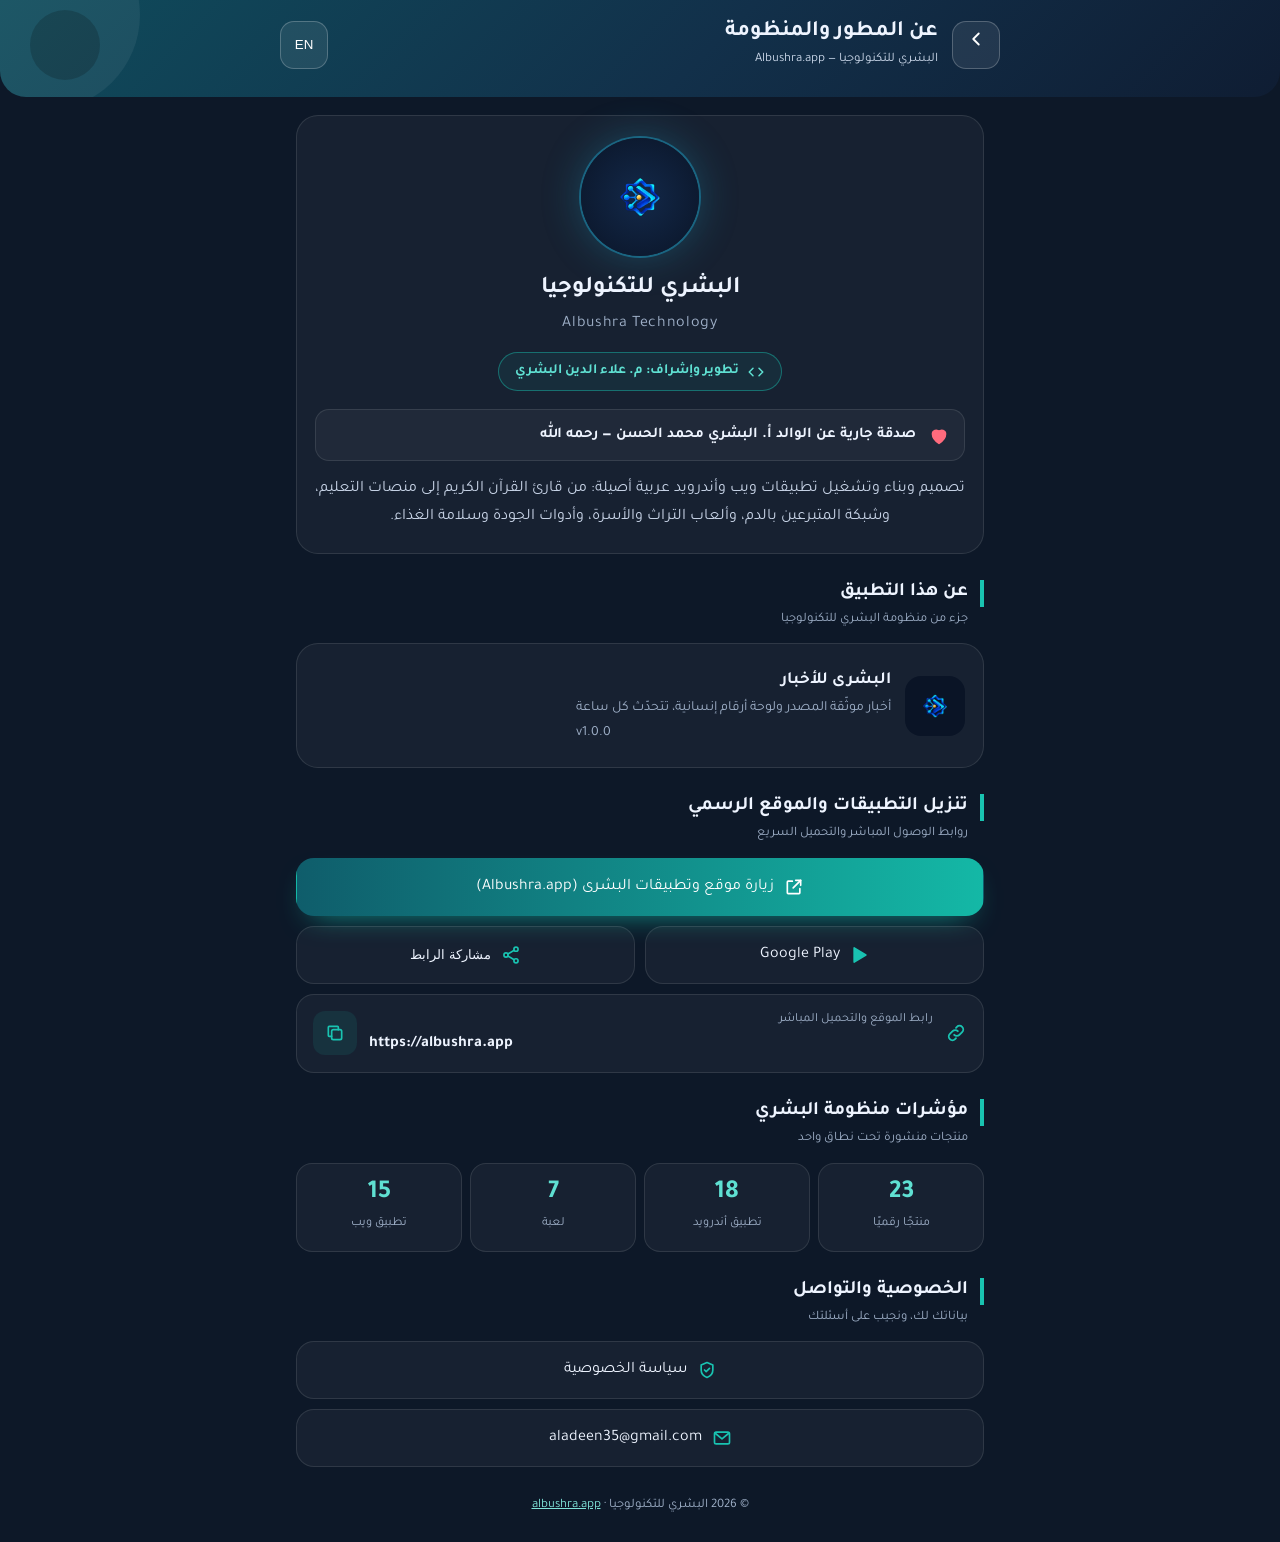
<file: about.html>
<!doctype html>
<html lang="ar" dir="rtl" data-lang="ar">
<head>
<meta charset="utf-8">
<meta name="viewport" content="width=device-width, initial-scale=1, viewport-fit=cover">
<meta name="theme-color" content="#0d1828">
<title>عن المطور والمنظومة — البشرى للأخبار</title>
<link rel="canonical" href="https://albushra.app/apps/news/about/">
<link rel="icon" href="[data-uri]">
<link rel="preconnect" href="https://fonts.googleapis.com"><link rel="preconnect" href="https://fonts.gstatic.com" crossorigin>
<link href="https://fonts.googleapis.com/css2?family=Tajawal:wght@400;500;700;800&display=swap" rel="stylesheet">
<style>
:root{--bg:#0d1828;--bg2:#13233a;--card:rgba(255,255,255,.045);--line:rgba(255,255,255,.1);--text:#eef4ff;--muted:#9fb0c8;--teal:#19c3b1;--teal2:#0e8f8a;--gold:#f6b73c;--rose:#ff6b7d;color-scheme:dark}
*{box-sizing:border-box}html{-webkit-text-size-adjust:100%}
body{margin:0;background:var(--bg);color:var(--text);font:400 16px/1.75 "Tajawal","IBM Plex Sans Arabic","Segoe UI",Tahoma,system-ui,sans-serif;padding-bottom:calc(24px + env(safe-area-inset-bottom))}
html[data-lang=ar] .en,html[data-lang=en] .ar{display:none!important}
a{color:inherit}
.top{position:relative;overflow:hidden;padding:calc(18px + env(safe-area-inset-top)) 18px 26px;background:linear-gradient(135deg,#0f4c5c,#12304a 55%,#0f1d33);border-radius:0 0 26px 26px}
.top::before,.top::after{content:"";position:absolute;border-radius:50%;background:rgba(255,255,255,.06)}
.top::before{width:190px;height:190px;inset-inline-end:-50px;top:-80px}.top::after{width:70px;height:70px;inset-inline-end:30px;top:10px;background:rgba(0,0,0,.18)}
.bar{position:relative;z-index:1;display:flex;align-items:center;gap:14px;max-width:720px;margin:0 auto}
.icon-btn{flex:none;display:grid;place-items:center;width:48px;height:48px;border-radius:14px;border:1px solid rgba(255,255,255,.22);background:rgba(255,255,255,.08);color:#fff;text-decoration:none;cursor:pointer;font:700 14px inherit}
html[dir=rtl] .flip{transform:scaleX(-1)}
.bar h1{margin:0;font-size:22px;line-height:1.3}.bar p{margin:2px 0 0;color:#c9d6e8;font-size:13px}
.bar .grow{flex:1;min-width:0}
main{max-width:720px;margin:0 auto;padding:0 16px}
.card{margin-top:18px;padding:22px 18px;border-radius:22px;background:var(--card);border:1px solid var(--line)}
.hero{text-align:center}
.mark{width:118px;height:118px;border-radius:50%;margin:0 auto 12px;display:grid;place-items:center;background:radial-gradient(circle,#13294a,#0a1426);box-shadow:0 0 0 2px rgba(34,199,242,.35),0 0 40px rgba(34,199,242,.25)}
.mark img{width:100px;height:100px}
.hero h2{margin:0;font-size:24px}.hero .sub{margin:0;color:var(--muted);letter-spacing:.04em}
.chip{display:inline-flex;align-items:center;gap:8px;margin:14px 0 4px;padding:6px 16px;border-radius:999px;border:1px solid rgba(25,195,177,.45);background:rgba(25,195,177,.08);color:#5fe0d2;font-weight:700;font-size:14px}
.ded{display:flex;align-items:center;gap:12px;margin:14px 0;padding:12px 14px;border-radius:14px;background:rgba(255,255,255,.04);border:1px solid var(--line);text-align:start;font-weight:700;font-size:15px}
.ded svg{color:var(--rose);flex:none}
.hero .desc{color:#c7d3e6;margin:6px 0 0}
.sec{margin-top:26px}
.sec h3{margin:0;font-size:19px;padding-inline-start:12px;border-inline-start:4px solid var(--teal);line-height:1.4}
.sec .hint{margin:2px 0 12px;color:var(--muted);font-size:13px;padding-inline-start:16px}
.btn{display:flex;align-items:center;justify-content:center;gap:10px;min-height:58px;padding:10px 16px;border-radius:18px;border:1px solid var(--line);background:var(--card);color:var(--text);font:700 16px inherit;text-decoration:none;cursor:pointer;width:100%}
.btn.primary{background:linear-gradient(90deg,#0f5d6b,#14b8a6);border-color:transparent;color:#fff;box-shadow:0 12px 30px -16px rgba(20,184,166,.9)}
.btn svg{color:var(--teal)}.btn.primary svg{color:#fff}
.grid2{display:grid;grid-template-columns:1fr 1fr;gap:10px;margin-top:10px}
.linkbox{display:flex;align-items:center;gap:12px;margin-top:10px;padding:14px 16px;border-radius:18px;background:var(--card);border:1px solid var(--line)}
.linkbox .grow{flex:1;min-width:0}.linkbox small{display:block;color:var(--muted);font-size:12.5px}
.linkbox b{direction:ltr;unicode-bidi:isolate;display:block;overflow:hidden;text-overflow:ellipsis;white-space:nowrap}
.linkbox svg{color:var(--teal);flex:none}
.copy{flex:none;width:44px;height:44px;border:0;border-radius:12px;background:rgba(25,195,177,.1);color:var(--teal);display:grid;place-items:center;cursor:pointer}
.stats{display:grid;grid-template-columns:repeat(4,1fr);gap:8px}
.stat{padding:14px 6px;text-align:center;border-radius:16px;background:var(--card);border:1px solid var(--line)}
.stat b{display:block;font-size:26px;line-height:1.2;color:#5fe0d2}.stat span{font-size:12.5px;color:var(--muted)}
.app{display:flex;gap:14px;align-items:center}
.app img{width:60px;height:60px;border-radius:16px;background:#0a1426;object-fit:contain}
.app h4{margin:0;font-size:17px}.app p{margin:0;color:var(--muted);font-size:14px}
.list{margin:8px 0 0;padding:0;list-style:none;display:grid;gap:8px}
.list li{display:flex;gap:10px;align-items:flex-start;padding:10px 12px;border-radius:14px;background:rgba(255,255,255,.03);border:1px solid var(--line)}
.list li svg{color:var(--teal);flex:none;margin-top:4px}
.prose p{margin:0 0 10px;color:#d4deec}
.prose h4{margin:18px 0 6px;font-size:16px;color:#fff}
.note{margin-top:12px;padding:12px 14px;border-radius:14px;border:1px dashed rgba(246,183,60,.45);color:#f3d79b;font-size:14px}
footer{max-width:720px;margin:28px auto 0;padding:0 16px;color:var(--muted);font-size:13px;text-align:center}
footer a{color:#7fe3d8}
.toast{position:fixed;left:50%;bottom:calc(24px + env(safe-area-inset-bottom));transform:translateX(-50%);padding:10px 18px;border-radius:999px;background:#0f5d6b;color:#fff;font-weight:700;opacity:0;transition:opacity .2s;pointer-events:none}
.toast.on{opacity:1}
@media (max-width:420px){.stats{grid-template-columns:repeat(2,1fr)}}
@media (prefers-reduced-motion:reduce){*{transition:none!important}}
:focus-visible{outline:3px solid #5fe0d2;outline-offset:2px}</style>
<script>(function(){var d=document.documentElement;try{var l=new URLSearchParams(location.search).get('lang')||localStorage.getItem('ab-lang');if(l==='en'){d.setAttribute('data-lang','en');d.lang='en';d.dir='ltr';}}catch(e){}
function setL(l){d.setAttribute('data-lang',l);d.lang=l;d.dir=l==='en'?'ltr':'rtl';try{localStorage.setItem('ab-lang',l)}catch(e){}}
document.addEventListener('click',function(e){var t=e.target.closest('[data-act]');if(!t)return;var a=t.getAttribute('data-act');
if(a==='lang'){setL(d.getAttribute('data-lang')==='en'?'ar':'en');}
if(a==='back'){e.preventDefault();var h=t.getAttribute('data-home');if(history.length>1&&document.referrer&&new URL(document.referrer).host===location.host)history.back();else location.href=h;}
if(a==='share'){var u=t.getAttribute('data-url');if(navigator.share)navigator.share({title:document.title,url:u}).catch(function(){});else copy(u);}
if(a==='copy'){copy(t.getAttribute('data-url'));}});
function copy(u){(navigator.clipboard?navigator.clipboard.writeText(u):Promise.reject()).then(toast,function(){var i=document.createElement('input');i.value=u;document.body.appendChild(i);i.select();try{document.execCommand('copy')}catch(e){}i.remove();toast();});}
function toast(){var t=document.querySelector('.toast');t.classList.add('on');setTimeout(function(){t.classList.remove('on')},1600);}})();</script>
</head>
<body>
<header class="top"><div class="bar">
  <a class="icon-btn" href="./" data-act="back" data-home="./" aria-label="رجوع / Back"><span class="flip"><svg width="22" height="22" viewBox="0 0 24 24" fill="none" stroke="currentColor" stroke-width="2" stroke-linecap="round" stroke-linejoin="round" aria-hidden="true"><path d="M9 6l6 6-6 6"/></svg></span></a>
  <div class="grow"><h1><span lang="ar" class="ar">عن المطور والمنظومة</span><span lang="en" class="en">About the developer</span></h1><p><span lang="ar" class="ar">البشري للتكنولوجيا — Albushra.app</span><span lang="en" class="en">Albushra Technology — Albushra.app</span></p></div>
  <button class="icon-btn" type="button" data-act="lang" aria-label="Language / اللغة"><span lang="ar" class="ar">EN</span><span lang="en" class="en">ع</span></button>
</div></header>
<main>

<section class="card hero">
  <div class="mark"><img src="[data-uri]" width="100" height="100" alt=""></div>
  <h2><span lang="ar" class="ar">البشري للتكنولوجيا</span><span lang="en" class="en">Albushra Technology</span></h2>
  <p class="sub">Albushra Technology</p>
  <div class="chip"><svg width="18" height="18" viewBox="0 0 24 24" fill="none" stroke="currentColor" stroke-width="2" stroke-linecap="round" stroke-linejoin="round" aria-hidden="true"><path d="M8 7l-5 5 5 5"/><path d="M16 7l5 5-5 5"/></svg><span lang="ar" class="ar">تطوير وإشراف: م. علاء الدين البشري</span><span lang="en" class="en">Developed and supervised by Eng. Alaeldeen Albushra</span></div>
  <div class="ded"><svg width="22" height="22" viewBox="0 0 24 24" fill="none" stroke="currentColor" stroke-width="2" stroke-linecap="round" stroke-linejoin="round" aria-hidden="true"><path d="M12 21s-7-4.4-7-10a4 4 0 0 1 7-2.6A4 4 0 0 1 19 11c0 5.6-7 10-7 10z" fill="currentColor"/></svg><span lang="ar" class="ar">صدقة جارية عن الوالد أ. البشري محمد الحسن — رحمه الله</span><span lang="en" class="en">An ongoing charity in memory of the late Mr. Albushra Mohamed Elhassan</span></div>
  <p class="desc"><span lang="ar" class="ar">تصميم وبناء وتشغيل تطبيقات ويب وأندرويد عربية أصيلة: من قارئ القرآن الكريم إلى منصات التعليم، وشبكة المتبرعين بالدم، وألعاب التراث والأسرة، وأدوات الجودة وسلامة الغذاء.</span><span lang="en" class="en">Designing, building and running authentic Arabic web and Android apps: from a Quran reader to learning platforms, a blood-donor network, heritage and family games, and food-safety tools.</span></p>
</section>

<section class="sec">
  <h3><span lang="ar" class="ar">عن هذا التطبيق</span><span lang="en" class="en">About this app</span></h3>
  <p class="hint"><span lang="ar" class="ar">جزء من منظومة البشري للتكنولوجيا</span><span lang="en" class="en">Part of the Albushra Technology ecosystem</span></p>
  <div class="card app" style="margin-top:0">
    <img src="https://albushra.app/icons/albushra-news.webp" width="60" height="60" alt="" onerror="this.src='[data-uri]'">
    <div><h4><span lang="ar" class="ar">البشرى للأخبار</span><span lang="en" class="en">Al-Bushra News</span></h4><p><span lang="ar" class="ar">أخبار موثّقة المصدر ولوحة أرقام إنسانية، تتحدّث كل ساعة</span><span lang="en" class="en">Sourced news and humanitarian figures, updated hourly</span></p><p dir="ltr" style="text-align:start">v1.0.0</p></div>
  </div>
</section>

<section class="sec">
  <h3><span lang="ar" class="ar">تنزيل التطبيقات والموقع الرسمي</span><span lang="en" class="en">Apps and the official website</span></h3>
  <p class="hint"><span lang="ar" class="ar">روابط الوصول المباشر والتحميل السريع</span><span lang="en" class="en">Direct access and quick downloads</span></p>
  <a class="btn primary" href="https://albushra.app/"><svg width="20" height="20" viewBox="0 0 24 24" fill="none" stroke="currentColor" stroke-width="2" stroke-linecap="round" stroke-linejoin="round" aria-hidden="true"><path d="M14 4h6v6"/><path d="M20 4l-9 9"/><path d="M19 14v5a1 1 0 0 1-1 1H5a1 1 0 0 1-1-1V6a1 1 0 0 1 1-1h5"/></svg><span lang="ar" class="ar">زيارة موقع وتطبيقات البشرى (Albushra.app)</span><span lang="en" class="en">Visit Albushra apps (Albushra.app)</span></a>
  <div class="grid2">
    <a class="btn" href="https://play.google.com/store/apps/details?id=sa.mushaf.albushra" rel="noopener"><svg width="20" height="20" viewBox="0 0 24 24" fill="none" stroke="currentColor" stroke-width="2" stroke-linecap="round" stroke-linejoin="round" aria-hidden="true"><path d="M5 3.5l14 8.5-14 8.5z" fill="currentColor"/></svg>Google Play</a>
    <button class="btn" type="button" data-act="share" data-url="https://albushra.app/"><svg width="20" height="20" viewBox="0 0 24 24" fill="none" stroke="currentColor" stroke-width="2" stroke-linecap="round" stroke-linejoin="round" aria-hidden="true"><circle cx="18" cy="5" r="2.5"/><circle cx="6" cy="12" r="2.5"/><circle cx="18" cy="19" r="2.5"/><path d="M8.2 10.8l7.6-4.4M8.2 13.2l7.6 4.4"/></svg><span lang="ar" class="ar">مشاركة الرابط</span><span lang="en" class="en">Share link</span></button>
  </div>
  <div class="linkbox"><svg width="22" height="22" viewBox="0 0 24 24" fill="none" stroke="currentColor" stroke-width="2" stroke-linecap="round" stroke-linejoin="round" aria-hidden="true"><path d="M10 14a4 4 0 0 0 5.7 0l3-3a4 4 0 0 0-5.7-5.7l-1 1"/><path d="M14 10a4 4 0 0 0-5.7 0l-3 3a4 4 0 0 0 5.7 5.7l1-1"/></svg><div class="grow"><small><span lang="ar" class="ar">رابط الموقع والتحميل المباشر</span><span lang="en" class="en">Website and direct downloads</span></small><b>https://albushra.app</b></div><button class="copy" type="button" data-act="copy" data-url="https://albushra.app/" aria-label="نسخ / Copy"><svg width="20" height="20" viewBox="0 0 24 24" fill="none" stroke="currentColor" stroke-width="2" stroke-linecap="round" stroke-linejoin="round" aria-hidden="true"><rect x="8" y="8" width="12" height="12" rx="2"/><path d="M16 8V5a1 1 0 0 0-1-1H5a1 1 0 0 0-1 1v10a1 1 0 0 0 1 1h3"/></svg></button></div>
</section>

<section class="sec">
  <h3><span lang="ar" class="ar">مؤشرات منظومة البشري</span><span lang="en" class="en">The Albushra ecosystem in numbers</span></h3>
  <p class="hint"><span lang="ar" class="ar">منتجات منشورة تحت نطاق واحد</span><span lang="en" class="en">Products published under one domain</span></p>
  <div class="stats"><div class="stat"><b>23</b><span lang="ar" class="ar">منتجًا رقميًا</span><span lang="en" class="en">products</span></div><div class="stat"><b>18</b><span lang="ar" class="ar">تطبيق أندرويد</span><span lang="en" class="en">Android apps</span></div><div class="stat"><b>7</b><span lang="ar" class="ar">لعبة</span><span lang="en" class="en">games</span></div><div class="stat"><b>15</b><span lang="ar" class="ar">تطبيق ويب</span><span lang="en" class="en">web apps</span></div></div>
</section>

<section class="sec">
  <h3><span lang="ar" class="ar">الخصوصية والتواصل</span><span lang="en" class="en">Privacy and contact</span></h3>
  <p class="hint"><span lang="ar" class="ar">بياناتك لك، ونجيب على أسئلتك</span><span lang="en" class="en">Your data is yours, and we answer your questions</span></p>
  <a class="btn" href="privacy.html"><svg width="20" height="20" viewBox="0 0 24 24" fill="none" stroke="currentColor" stroke-width="2" stroke-linecap="round" stroke-linejoin="round" aria-hidden="true"><path d="M12 3l7 3v6c0 4.5-3 7.5-7 9-4-1.5-7-4.5-7-9V6z"/><path d="M9 12l2 2 4-4"/></svg><span lang="ar" class="ar">سياسة الخصوصية</span><span lang="en" class="en">Privacy policy</span></a>
  <a class="btn" style="margin-top:10px" href="mailto:aladeen35@gmail.com"><svg width="20" height="20" viewBox="0 0 24 24" fill="none" stroke="currentColor" stroke-width="2" stroke-linecap="round" stroke-linejoin="round" aria-hidden="true"><rect x="3" y="5" width="18" height="14" rx="2"/><path d="M3.5 6l8.5 7 8.5-7"/></svg><span dir="ltr">aladeen35@gmail.com</span></a>
</section>
</main>
<footer>© 2026 <span lang="ar" class="ar">البشري للتكنولوجيا</span><span lang="en" class="en">Albushra Technology</span> · <a href="https://albushra.app/">albushra.app</a></footer>
<div class="toast" role="status"><span lang="ar" class="ar">تم نسخ الرابط</span><span lang="en" class="en">Link copied</span></div>
</body>
</html>
</file>
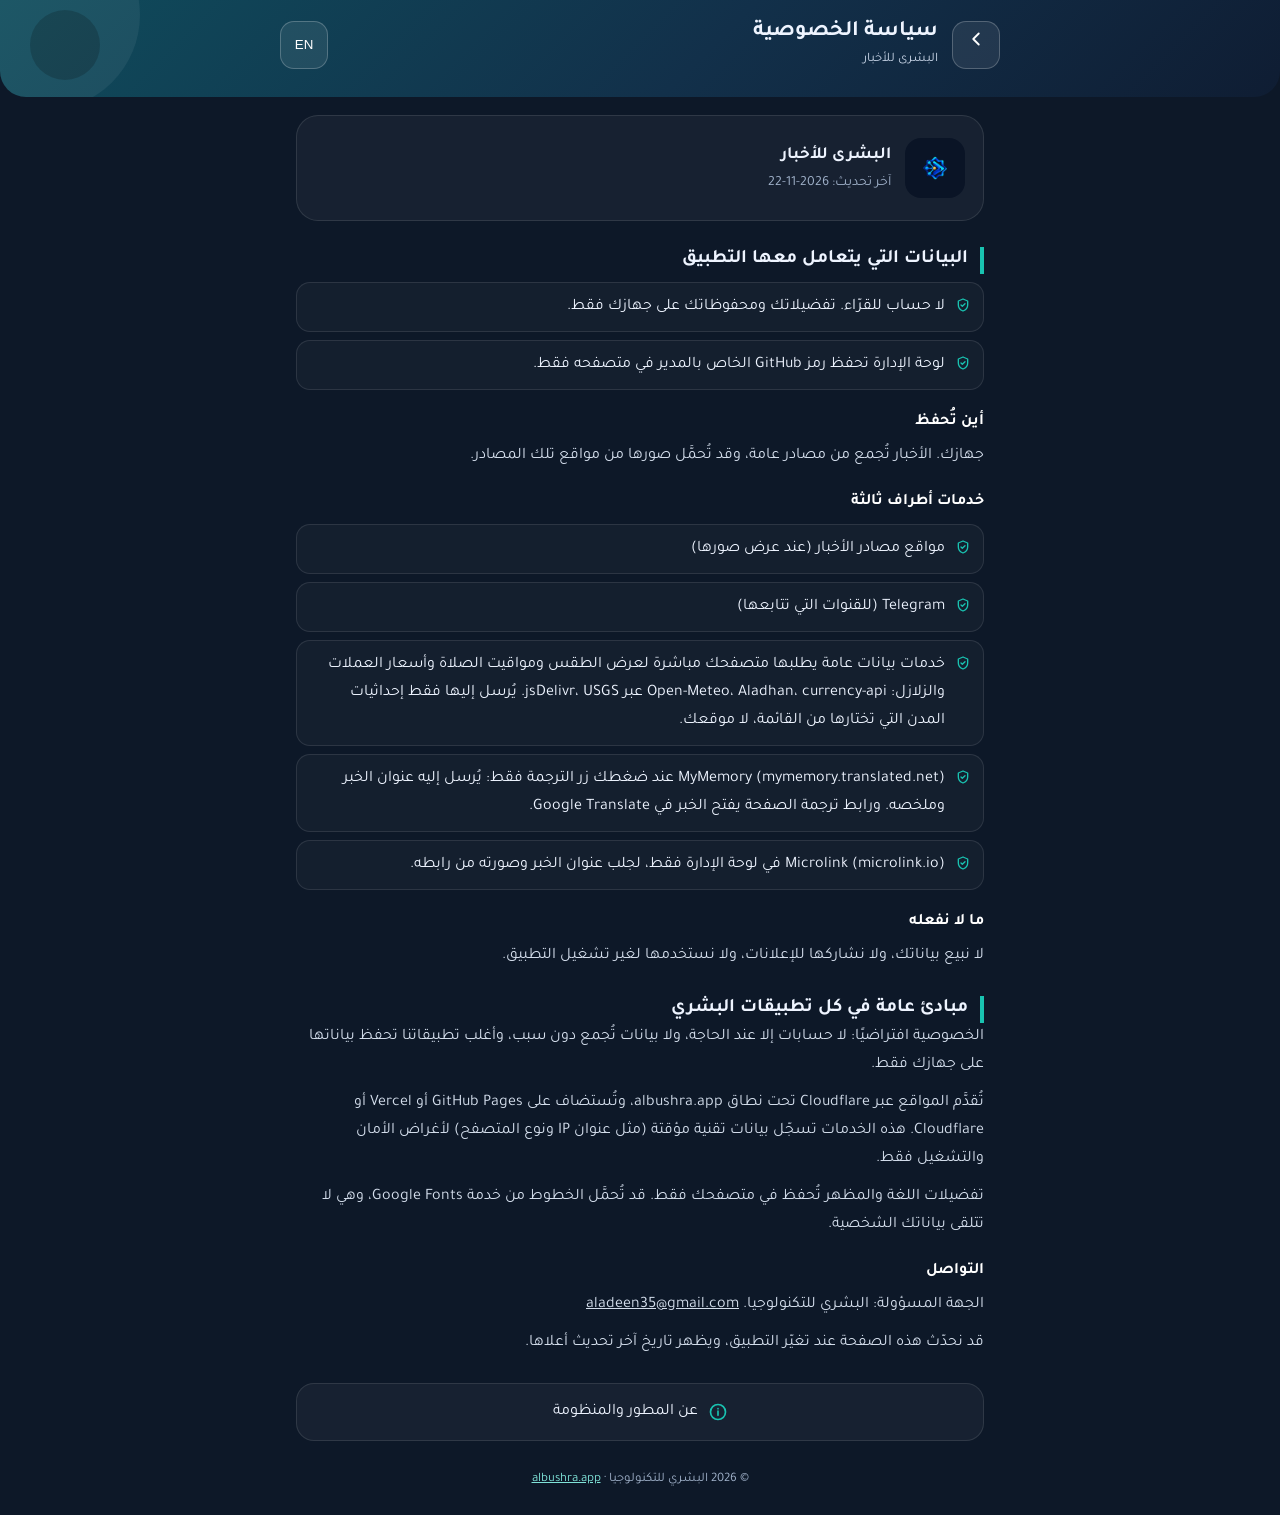
<file: privacy.html>
<!doctype html>
<html lang="ar" dir="rtl" data-lang="ar">
<head>
<meta charset="utf-8">
<meta name="viewport" content="width=device-width, initial-scale=1, viewport-fit=cover">
<meta name="theme-color" content="#0d1828">
<title>سياسة الخصوصية — البشرى للأخبار</title>
<link rel="canonical" href="https://albushra.app/apps/news/privacy/">
<link rel="icon" href="[data-uri]">
<link rel="preconnect" href="https://fonts.googleapis.com"><link rel="preconnect" href="https://fonts.gstatic.com" crossorigin>
<link href="https://fonts.googleapis.com/css2?family=Tajawal:wght@400;500;700;800&display=swap" rel="stylesheet">
<style>
:root{--bg:#0d1828;--bg2:#13233a;--card:rgba(255,255,255,.045);--line:rgba(255,255,255,.1);--text:#eef4ff;--muted:#9fb0c8;--teal:#19c3b1;--teal2:#0e8f8a;--gold:#f6b73c;--rose:#ff6b7d;color-scheme:dark}
*{box-sizing:border-box}html{-webkit-text-size-adjust:100%}
body{margin:0;background:var(--bg);color:var(--text);font:400 16px/1.75 "Tajawal","IBM Plex Sans Arabic","Segoe UI",Tahoma,system-ui,sans-serif;padding-bottom:calc(24px + env(safe-area-inset-bottom))}
html[data-lang=ar] .en,html[data-lang=en] .ar{display:none!important}
a{color:inherit}
.top{position:relative;overflow:hidden;padding:calc(18px + env(safe-area-inset-top)) 18px 26px;background:linear-gradient(135deg,#0f4c5c,#12304a 55%,#0f1d33);border-radius:0 0 26px 26px}
.top::before,.top::after{content:"";position:absolute;border-radius:50%;background:rgba(255,255,255,.06)}
.top::before{width:190px;height:190px;inset-inline-end:-50px;top:-80px}.top::after{width:70px;height:70px;inset-inline-end:30px;top:10px;background:rgba(0,0,0,.18)}
.bar{position:relative;z-index:1;display:flex;align-items:center;gap:14px;max-width:720px;margin:0 auto}
.icon-btn{flex:none;display:grid;place-items:center;width:48px;height:48px;border-radius:14px;border:1px solid rgba(255,255,255,.22);background:rgba(255,255,255,.08);color:#fff;text-decoration:none;cursor:pointer;font:700 14px inherit}
html[dir=rtl] .flip{transform:scaleX(-1)}
.bar h1{margin:0;font-size:22px;line-height:1.3}.bar p{margin:2px 0 0;color:#c9d6e8;font-size:13px}
.bar .grow{flex:1;min-width:0}
main{max-width:720px;margin:0 auto;padding:0 16px}
.card{margin-top:18px;padding:22px 18px;border-radius:22px;background:var(--card);border:1px solid var(--line)}
.hero{text-align:center}
.mark{width:118px;height:118px;border-radius:50%;margin:0 auto 12px;display:grid;place-items:center;background:radial-gradient(circle,#13294a,#0a1426);box-shadow:0 0 0 2px rgba(34,199,242,.35),0 0 40px rgba(34,199,242,.25)}
.mark img{width:100px;height:100px}
.hero h2{margin:0;font-size:24px}.hero .sub{margin:0;color:var(--muted);letter-spacing:.04em}
.chip{display:inline-flex;align-items:center;gap:8px;margin:14px 0 4px;padding:6px 16px;border-radius:999px;border:1px solid rgba(25,195,177,.45);background:rgba(25,195,177,.08);color:#5fe0d2;font-weight:700;font-size:14px}
.ded{display:flex;align-items:center;gap:12px;margin:14px 0;padding:12px 14px;border-radius:14px;background:rgba(255,255,255,.04);border:1px solid var(--line);text-align:start;font-weight:700;font-size:15px}
.ded svg{color:var(--rose);flex:none}
.hero .desc{color:#c7d3e6;margin:6px 0 0}
.sec{margin-top:26px}
.sec h3{margin:0;font-size:19px;padding-inline-start:12px;border-inline-start:4px solid var(--teal);line-height:1.4}
.sec .hint{margin:2px 0 12px;color:var(--muted);font-size:13px;padding-inline-start:16px}
.btn{display:flex;align-items:center;justify-content:center;gap:10px;min-height:58px;padding:10px 16px;border-radius:18px;border:1px solid var(--line);background:var(--card);color:var(--text);font:700 16px inherit;text-decoration:none;cursor:pointer;width:100%}
.btn.primary{background:linear-gradient(90deg,#0f5d6b,#14b8a6);border-color:transparent;color:#fff;box-shadow:0 12px 30px -16px rgba(20,184,166,.9)}
.btn svg{color:var(--teal)}.btn.primary svg{color:#fff}
.grid2{display:grid;grid-template-columns:1fr 1fr;gap:10px}
.linkbox{display:flex;align-items:center;gap:12px;margin-top:10px;padding:14px 16px;border-radius:18px;background:var(--card);border:1px solid var(--line)}
.linkbox .grow{flex:1;min-width:0}.linkbox small{display:block;color:var(--muted);font-size:12.5px}
.linkbox b{direction:ltr;unicode-bidi:isolate;display:block;overflow:hidden;text-overflow:ellipsis;white-space:nowrap}
.linkbox svg{color:var(--teal);flex:none}
.copy{flex:none;width:44px;height:44px;border:0;border-radius:12px;background:rgba(25,195,177,.1);color:var(--teal);display:grid;place-items:center;cursor:pointer}
.stats{display:grid;grid-template-columns:repeat(4,1fr);gap:8px}
.stat{padding:14px 6px;text-align:center;border-radius:16px;background:var(--card);border:1px solid var(--line)}
.stat b{display:block;font-size:26px;line-height:1.2;color:#5fe0d2}.stat span{font-size:12.5px;color:var(--muted)}
.app{display:flex;gap:14px;align-items:center}
.app img{width:60px;height:60px;border-radius:16px;background:#0a1426;object-fit:contain}
.app h4{margin:0;font-size:17px}.app p{margin:0;color:var(--muted);font-size:14px}
.list{margin:8px 0 0;padding:0;list-style:none;display:grid;gap:8px}
.list li{display:flex;gap:10px;align-items:flex-start;padding:10px 12px;border-radius:14px;background:rgba(255,255,255,.03);border:1px solid var(--line)}
.list li svg{color:var(--teal);flex:none;margin-top:4px}
.prose p{margin:0 0 10px;color:#d4deec}
.prose h4{margin:18px 0 6px;font-size:16px;color:#fff}
.note{margin-top:12px;padding:12px 14px;border-radius:14px;border:1px dashed rgba(246,183,60,.45);color:#f3d79b;font-size:14px}
footer{max-width:720px;margin:28px auto 0;padding:0 16px;color:var(--muted);font-size:13px;text-align:center}
footer a{color:#7fe3d8}
.toast{position:fixed;left:50%;bottom:calc(24px + env(safe-area-inset-bottom));transform:translateX(-50%);padding:10px 18px;border-radius:999px;background:#0f5d6b;color:#fff;font-weight:700;opacity:0;transition:opacity .2s;pointer-events:none}
.toast.on{opacity:1}
@media (max-width:420px){.stats{grid-template-columns:repeat(2,1fr)}}
@media (prefers-reduced-motion:reduce){*{transition:none!important}}
:focus-visible{outline:3px solid #5fe0d2;outline-offset:2px}</style>
<script>(function(){var d=document.documentElement;try{var l=new URLSearchParams(location.search).get('lang')||localStorage.getItem('ab-lang');if(l==='en'){d.setAttribute('data-lang','en');d.lang='en';d.dir='ltr';}}catch(e){}
function setL(l){d.setAttribute('data-lang',l);d.lang=l;d.dir=l==='en'?'ltr':'rtl';try{localStorage.setItem('ab-lang',l)}catch(e){}}
document.addEventListener('click',function(e){var t=e.target.closest('[data-act]');if(!t)return;var a=t.getAttribute('data-act');
if(a==='lang'){setL(d.getAttribute('data-lang')==='en'?'ar':'en');}
if(a==='back'){e.preventDefault();var h=t.getAttribute('data-home');if(history.length>1&&document.referrer&&new URL(document.referrer).host===location.host)history.back();else location.href=h;}
if(a==='share'){var u=t.getAttribute('data-url');if(navigator.share)navigator.share({title:document.title,url:u}).catch(function(){});else copy(u);}
if(a==='copy'){copy(t.getAttribute('data-url'));}});
function copy(u){(navigator.clipboard?navigator.clipboard.writeText(u):Promise.reject()).then(toast,function(){var i=document.createElement('input');i.value=u;document.body.appendChild(i);i.select();try{document.execCommand('copy')}catch(e){}i.remove();toast();});}
function toast(){var t=document.querySelector('.toast');t.classList.add('on');setTimeout(function(){t.classList.remove('on')},1600);}})();</script>
</head>
<body>
<header class="top"><div class="bar">
  <a class="icon-btn" href="./" data-act="back" data-home="./" aria-label="رجوع / Back"><span class="flip"><svg width="22" height="22" viewBox="0 0 24 24" fill="none" stroke="currentColor" stroke-width="2" stroke-linecap="round" stroke-linejoin="round" aria-hidden="true"><path d="M9 6l6 6-6 6"/></svg></span></a>
  <div class="grow"><h1><span lang="ar" class="ar">سياسة الخصوصية</span><span lang="en" class="en">Privacy policy</span></h1><p><span lang="ar" class="ar">البشرى للأخبار</span><span lang="en" class="en">Al-Bushra News</span></p></div>
  <button class="icon-btn" type="button" data-act="lang" aria-label="Language / اللغة"><span lang="ar" class="ar">EN</span><span lang="en" class="en">ع</span></button>
</div></header>
<main>
<section class="card app">
  <img src="https://albushra.app/icons/albushra-news.webp" width="60" height="60" alt="" onerror="this.src='[data-uri]'">
  <div><h4><span lang="ar" class="ar">البشرى للأخبار</span><span lang="en" class="en">Al-Bushra News</span></h4><p><span lang="ar" class="ar">آخر تحديث: 2026-11-22</span><span lang="en" class="en">Last updated: 2026-11-22</span></p></div>
</section>
<section class="sec prose">
  <h3><span lang="ar" class="ar">البيانات التي يتعامل معها التطبيق</span><span lang="en" class="en">What data the app handles</span></h3>
  <div lang="ar" class="ar"><ul class="list"><li><svg width="16" height="16" viewBox="0 0 24 24" fill="none" stroke="currentColor" stroke-width="2" stroke-linecap="round" stroke-linejoin="round" aria-hidden="true"><path d="M12 3l7 3v6c0 4.5-3 7.5-7 9-4-1.5-7-4.5-7-9V6z"/><path d="M9 12l2 2 4-4"/></svg><span>لا حساب للقرّاء. تفضيلاتك ومحفوظاتك على جهازك فقط.</span></li><li><svg width="16" height="16" viewBox="0 0 24 24" fill="none" stroke="currentColor" stroke-width="2" stroke-linecap="round" stroke-linejoin="round" aria-hidden="true"><path d="M12 3l7 3v6c0 4.5-3 7.5-7 9-4-1.5-7-4.5-7-9V6z"/><path d="M9 12l2 2 4-4"/></svg><span>لوحة الإدارة تحفظ رمز GitHub الخاص بالمدير في متصفحه فقط.</span></li></ul></div><div lang="en" class="en"><ul class="list"><li><svg width="16" height="16" viewBox="0 0 24 24" fill="none" stroke="currentColor" stroke-width="2" stroke-linecap="round" stroke-linejoin="round" aria-hidden="true"><path d="M12 3l7 3v6c0 4.5-3 7.5-7 9-4-1.5-7-4.5-7-9V6z"/><path d="M9 12l2 2 4-4"/></svg><span>Readers have no account. Your preferences and saved stories stay on your device.</span></li><li><svg width="16" height="16" viewBox="0 0 24 24" fill="none" stroke="currentColor" stroke-width="2" stroke-linecap="round" stroke-linejoin="round" aria-hidden="true"><path d="M12 3l7 3v6c0 4.5-3 7.5-7 9-4-1.5-7-4.5-7-9V6z"/><path d="M9 12l2 2 4-4"/></svg><span>The admin panel keeps the admin&#39;s GitHub token in their own browser only.</span></li></ul></div>
  <h4><span lang="ar" class="ar">أين تُحفظ</span><span lang="en" class="en">Where it is kept</span></h4>
  <p><span lang="ar" class="ar">جهازك. الأخبار تُجمع من مصادر عامة، وقد تُحمَّل صورها من مواقع تلك المصادر.</span><span lang="en" class="en">Your device. News comes from public sources, and their images may load from those sources&#39; sites.</span></p>
  <h4><span lang="ar" class="ar">خدمات أطراف ثالثة</span><span lang="en" class="en">Third-party services</span></h4>
  <div lang="ar" class="ar"><ul class="list"><li><svg width="16" height="16" viewBox="0 0 24 24" fill="none" stroke="currentColor" stroke-width="2" stroke-linecap="round" stroke-linejoin="round" aria-hidden="true"><path d="M12 3l7 3v6c0 4.5-3 7.5-7 9-4-1.5-7-4.5-7-9V6z"/><path d="M9 12l2 2 4-4"/></svg><span>مواقع مصادر الأخبار (عند عرض صورها)</span></li><li><svg width="16" height="16" viewBox="0 0 24 24" fill="none" stroke="currentColor" stroke-width="2" stroke-linecap="round" stroke-linejoin="round" aria-hidden="true"><path d="M12 3l7 3v6c0 4.5-3 7.5-7 9-4-1.5-7-4.5-7-9V6z"/><path d="M9 12l2 2 4-4"/></svg><span>Telegram (للقنوات التي تتابعها)</span></li><li><svg width="16" height="16" viewBox="0 0 24 24" fill="none" stroke="currentColor" stroke-width="2" stroke-linecap="round" stroke-linejoin="round" aria-hidden="true"><path d="M12 3l7 3v6c0 4.5-3 7.5-7 9-4-1.5-7-4.5-7-9V6z"/><path d="M9 12l2 2 4-4"/></svg><span>خدمات بيانات عامة يطلبها متصفحك مباشرة لعرض الطقس ومواقيت الصلاة وأسعار العملات والزلازل: Open-Meteo، Aladhan، currency-api عبر jsDelivr، USGS. يُرسل إليها فقط إحداثيات المدن التي تختارها من القائمة، لا موقعك.</span></li><li><svg width="16" height="16" viewBox="0 0 24 24" fill="none" stroke="currentColor" stroke-width="2" stroke-linecap="round" stroke-linejoin="round" aria-hidden="true"><path d="M12 3l7 3v6c0 4.5-3 7.5-7 9-4-1.5-7-4.5-7-9V6z"/><path d="M9 12l2 2 4-4"/></svg><span>MyMemory (mymemory.translated.net) عند ضغطك زر الترجمة فقط: يُرسل إليه عنوان الخبر وملخصه. ورابط ترجمة الصفحة يفتح الخبر في Google Translate.</span></li><li><svg width="16" height="16" viewBox="0 0 24 24" fill="none" stroke="currentColor" stroke-width="2" stroke-linecap="round" stroke-linejoin="round" aria-hidden="true"><path d="M12 3l7 3v6c0 4.5-3 7.5-7 9-4-1.5-7-4.5-7-9V6z"/><path d="M9 12l2 2 4-4"/></svg><span>Microlink (microlink.io) في لوحة الإدارة فقط، لجلب عنوان الخبر وصورته من رابطه.</span></li></ul></div><div lang="en" class="en"><ul class="list"><li><svg width="16" height="16" viewBox="0 0 24 24" fill="none" stroke="currentColor" stroke-width="2" stroke-linecap="round" stroke-linejoin="round" aria-hidden="true"><path d="M12 3l7 3v6c0 4.5-3 7.5-7 9-4-1.5-7-4.5-7-9V6z"/><path d="M9 12l2 2 4-4"/></svg><span>News source sites (when their images load)</span></li><li><svg width="16" height="16" viewBox="0 0 24 24" fill="none" stroke="currentColor" stroke-width="2" stroke-linecap="round" stroke-linejoin="round" aria-hidden="true"><path d="M12 3l7 3v6c0 4.5-3 7.5-7 9-4-1.5-7-4.5-7-9V6z"/><path d="M9 12l2 2 4-4"/></svg><span>Telegram (channels you choose to follow)</span></li><li><svg width="16" height="16" viewBox="0 0 24 24" fill="none" stroke="currentColor" stroke-width="2" stroke-linecap="round" stroke-linejoin="round" aria-hidden="true"><path d="M12 3l7 3v6c0 4.5-3 7.5-7 9-4-1.5-7-4.5-7-9V6z"/><path d="M9 12l2 2 4-4"/></svg><span>Public data services your browser contacts directly for weather, prayer times, exchange rates and earthquakes: Open-Meteo, Aladhan, currency-api (via jsDelivr) and USGS. They receive only the coordinates of the cities you pick from the list, never your location.</span></li><li><svg width="16" height="16" viewBox="0 0 24 24" fill="none" stroke="currentColor" stroke-width="2" stroke-linecap="round" stroke-linejoin="round" aria-hidden="true"><path d="M12 3l7 3v6c0 4.5-3 7.5-7 9-4-1.5-7-4.5-7-9V6z"/><path d="M9 12l2 2 4-4"/></svg><span>MyMemory (mymemory.translated.net), only when you tap Translate: it receives the story&#39;s title and summary. The translate-page link opens the story in Google Translate.</span></li><li><svg width="16" height="16" viewBox="0 0 24 24" fill="none" stroke="currentColor" stroke-width="2" stroke-linecap="round" stroke-linejoin="round" aria-hidden="true"><path d="M12 3l7 3v6c0 4.5-3 7.5-7 9-4-1.5-7-4.5-7-9V6z"/><path d="M9 12l2 2 4-4"/></svg><span>Microlink (microlink.io), in the admin panel only, to fetch a story&#39;s title and picture from its link.</span></li></ul></div>
  
  
  <h4><span lang="ar" class="ar">ما لا نفعله</span><span lang="en" class="en">What we never do</span></h4>
  <p><span lang="ar" class="ar">لا نبيع بياناتك، ولا نشاركها للإعلانات، ولا نستخدمها لغير تشغيل التطبيق.</span><span lang="en" class="en">We never sell your data, share it for advertising, or use it for anything but running the app.</span></p>
</section><section class="sec prose">
  <h3><span lang="ar" class="ar">مبادئ عامة في كل تطبيقات البشري</span><span lang="en" class="en">Principles across all Albushra apps</span></h3>
  <p><span lang="ar" class="ar">الخصوصية افتراضيًا: لا حسابات إلا عند الحاجة، ولا بيانات تُجمع دون سبب، وأغلب تطبيقاتنا تحفظ بياناتها على جهازك فقط.</span><span lang="en" class="en">Private by default: accounts only when needed, no data collected without a reason, and most of our apps keep their data on your device only.</span></p>
  <p><span lang="ar" class="ar">تُقدَّم المواقع عبر Cloudflare تحت نطاق albushra.app، وتُستضاف على GitHub Pages أو Vercel أو Cloudflare. هذه الخدمات تسجّل بيانات تقنية مؤقتة (مثل عنوان IP ونوع المتصفح) لأغراض الأمان والتشغيل فقط.</span><span lang="en" class="en">Sites are served through Cloudflare under albushra.app and hosted on GitHub Pages, Vercel or Cloudflare. These services keep short-lived technical logs (such as IP address and browser type) for security and operation only.</span></p>
  <p><span lang="ar" class="ar">تفضيلات اللغة والمظهر تُحفظ في متصفحك فقط. قد تُحمَّل الخطوط من خدمة Google Fonts، وهي لا تتلقى بياناتك الشخصية.</span><span lang="en" class="en">Language and theme preferences stay in your browser. Fonts may load from Google Fonts, which receives none of your personal data.</span></p>
  
  <h4><span lang="ar" class="ar">التواصل</span><span lang="en" class="en">Contact</span></h4>
  <p><span lang="ar" class="ar">الجهة المسؤولة: البشري للتكنولوجيا.</span><span lang="en" class="en">Responsible party: Albushra Technology.</span> <a href="mailto:aladeen35@gmail.com" dir="ltr">aladeen35@gmail.com</a></p>
  <p><span lang="ar" class="ar">قد نحدّث هذه الصفحة عند تغيّر التطبيق، ويظهر تاريخ آخر تحديث أعلاها.</span><span lang="en" class="en">We may update this page when the app changes; the last-updated date is shown at the top.</span></p>
</section>
<section class="sec"><a class="btn" href="about.html"><svg width="20" height="20" viewBox="0 0 24 24" fill="none" stroke="currentColor" stroke-width="2" stroke-linecap="round" stroke-linejoin="round" aria-hidden="true"><circle cx="12" cy="12" r="9"/><path d="M12 11v5M12 8h.01"/></svg><span lang="ar" class="ar">عن المطور والمنظومة</span><span lang="en" class="en">About the developer</span></a></section>
</main>
<footer>© 2026 <span lang="ar" class="ar">البشري للتكنولوجيا</span><span lang="en" class="en">Albushra Technology</span> · <a href="https://albushra.app/">albushra.app</a></footer>
<div class="toast" role="status"><span lang="ar" class="ar">تم نسخ الرابط</span><span lang="en" class="en">Link copied</span></div>
</body>
</html>
</file>
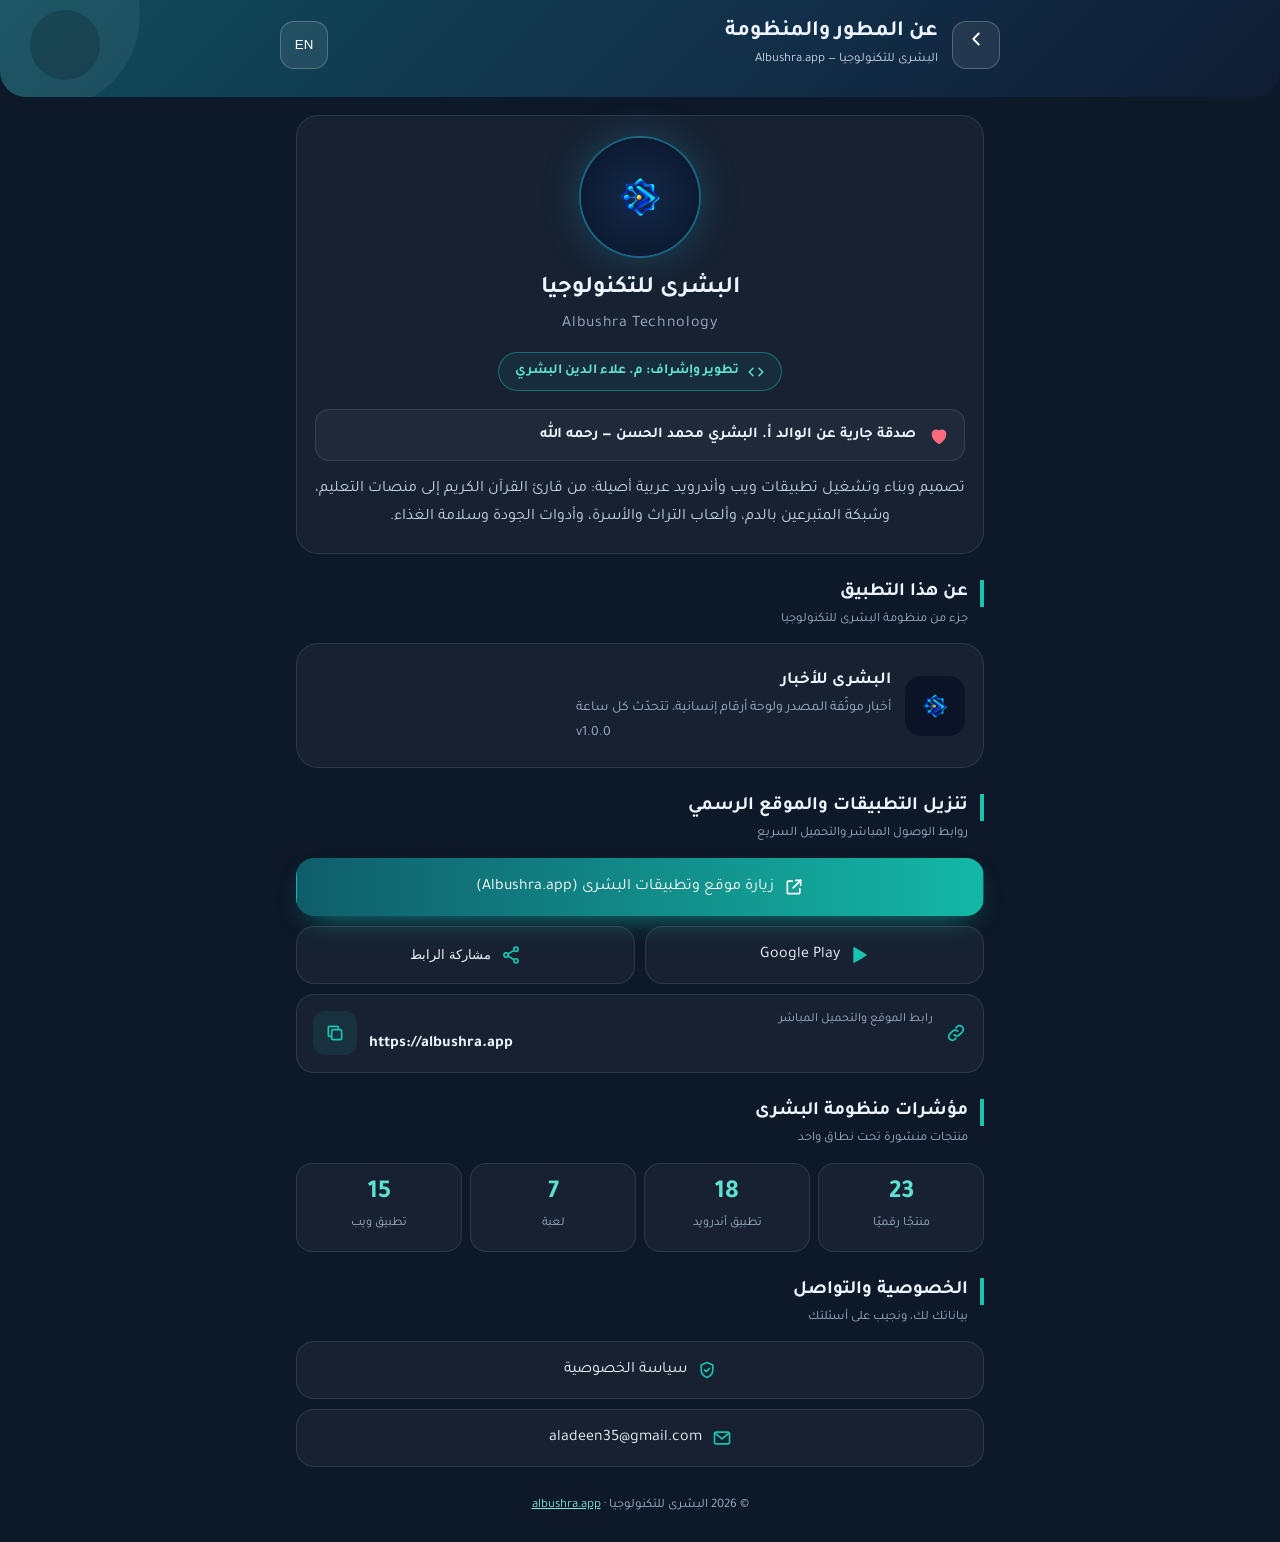
<file: news-observatory/frontend/about.html>
<!doctype html>
<html lang="ar" dir="rtl" data-lang="ar">
<head>
<meta charset="utf-8">
<meta name="viewport" content="width=device-width, initial-scale=1, viewport-fit=cover">
<meta name="theme-color" content="#0d1828">
<title>عن المطور والمنظومة — البشرى للأخبار</title>
<link rel="canonical" href="https://albushra.app/apps/news/about/">
<link rel="icon" href="[data-uri]">
<link rel="preconnect" href="https://fonts.googleapis.com"><link rel="preconnect" href="https://fonts.gstatic.com" crossorigin>
<link href="https://fonts.googleapis.com/css2?family=Tajawal:wght@400;500;700;800&display=swap" rel="stylesheet">
<style>
:root{--bg:#0d1828;--bg2:#13233a;--card:rgba(255,255,255,.045);--line:rgba(255,255,255,.1);--text:#eef4ff;--muted:#9fb0c8;--teal:#19c3b1;--teal2:#0e8f8a;--gold:#f6b73c;--rose:#ff6b7d;color-scheme:dark}
*{box-sizing:border-box}html{-webkit-text-size-adjust:100%}
body{margin:0;background:var(--bg);color:var(--text);font:400 16px/1.75 "Tajawal","IBM Plex Sans Arabic","Segoe UI",Tahoma,system-ui,sans-serif;padding-bottom:calc(24px + env(safe-area-inset-bottom))}
html[data-lang=ar] .en,html[data-lang=en] .ar{display:none!important}
a{color:inherit}
.top{position:relative;overflow:hidden;padding:calc(18px + env(safe-area-inset-top)) 18px 26px;background:linear-gradient(135deg,#0f4c5c,#12304a 55%,#0f1d33);border-radius:0 0 26px 26px}
.top::before,.top::after{content:"";position:absolute;border-radius:50%;background:rgba(255,255,255,.06)}
.top::before{width:190px;height:190px;inset-inline-end:-50px;top:-80px}.top::after{width:70px;height:70px;inset-inline-end:30px;top:10px;background:rgba(0,0,0,.18)}
.bar{position:relative;z-index:1;display:flex;align-items:center;gap:14px;max-width:720px;margin:0 auto}
.icon-btn{flex:none;display:grid;place-items:center;width:48px;height:48px;border-radius:14px;border:1px solid rgba(255,255,255,.22);background:rgba(255,255,255,.08);color:#fff;text-decoration:none;cursor:pointer;font:700 14px inherit}
html[dir=rtl] .flip{transform:scaleX(-1)}
.bar h1{margin:0;font-size:22px;line-height:1.3}.bar p{margin:2px 0 0;color:#c9d6e8;font-size:13px}
.bar .grow{flex:1;min-width:0}
main{max-width:720px;margin:0 auto;padding:0 16px}
.card{margin-top:18px;padding:22px 18px;border-radius:22px;background:var(--card);border:1px solid var(--line)}
.hero{text-align:center}
.mark{width:118px;height:118px;border-radius:50%;margin:0 auto 12px;display:grid;place-items:center;background:radial-gradient(circle,#13294a,#0a1426);box-shadow:0 0 0 2px rgba(34,199,242,.35),0 0 40px rgba(34,199,242,.25)}
.mark img{width:100px;height:100px}
.hero h2{margin:0;font-size:24px}.hero .sub{margin:0;color:var(--muted);letter-spacing:.04em}
.chip{display:inline-flex;align-items:center;gap:8px;margin:14px 0 4px;padding:6px 16px;border-radius:999px;border:1px solid rgba(25,195,177,.45);background:rgba(25,195,177,.08);color:#5fe0d2;font-weight:700;font-size:14px}
.ded{display:flex;align-items:center;gap:12px;margin:14px 0;padding:12px 14px;border-radius:14px;background:rgba(255,255,255,.04);border:1px solid var(--line);text-align:start;font-weight:700;font-size:15px}
.ded svg{color:var(--rose);flex:none}
.hero .desc{color:#c7d3e6;margin:6px 0 0}
.sec{margin-top:26px}
.sec h3{margin:0;font-size:19px;padding-inline-start:12px;border-inline-start:4px solid var(--teal);line-height:1.4}
.sec .hint{margin:2px 0 12px;color:var(--muted);font-size:13px;padding-inline-start:16px}
.btn{display:flex;align-items:center;justify-content:center;gap:10px;min-height:58px;padding:10px 16px;border-radius:18px;border:1px solid var(--line);background:var(--card);color:var(--text);font:700 16px inherit;text-decoration:none;cursor:pointer;width:100%}
.btn.primary{background:linear-gradient(90deg,#0f5d6b,#14b8a6);border-color:transparent;color:#fff;box-shadow:0 12px 30px -16px rgba(20,184,166,.9)}
.btn svg{color:var(--teal)}.btn.primary svg{color:#fff}
.grid2{display:grid;grid-template-columns:1fr 1fr;gap:10px;margin-top:10px}
.linkbox{display:flex;align-items:center;gap:12px;margin-top:10px;padding:14px 16px;border-radius:18px;background:var(--card);border:1px solid var(--line)}
.linkbox .grow{flex:1;min-width:0}.linkbox small{display:block;color:var(--muted);font-size:12.5px}
.linkbox b{direction:ltr;unicode-bidi:isolate;display:block;overflow:hidden;text-overflow:ellipsis;white-space:nowrap}
.linkbox svg{color:var(--teal);flex:none}
.copy{flex:none;width:44px;height:44px;border:0;border-radius:12px;background:rgba(25,195,177,.1);color:var(--teal);display:grid;place-items:center;cursor:pointer}
.stats{display:grid;grid-template-columns:repeat(4,1fr);gap:8px}
.stat{padding:14px 6px;text-align:center;border-radius:16px;background:var(--card);border:1px solid var(--line)}
.stat b{display:block;font-size:26px;line-height:1.2;color:#5fe0d2}.stat span{font-size:12.5px;color:var(--muted)}
.app{display:flex;gap:14px;align-items:center}
.app img{width:60px;height:60px;border-radius:16px;background:#0a1426;object-fit:contain}
.app h4{margin:0;font-size:17px}.app p{margin:0;color:var(--muted);font-size:14px}
.list{margin:8px 0 0;padding:0;list-style:none;display:grid;gap:8px}
.list li{display:flex;gap:10px;align-items:flex-start;padding:10px 12px;border-radius:14px;background:rgba(255,255,255,.03);border:1px solid var(--line)}
.list li svg{color:var(--teal);flex:none;margin-top:4px}
.prose p{margin:0 0 10px;color:#d4deec}
.prose h4{margin:18px 0 6px;font-size:16px;color:#fff}
.note{margin-top:12px;padding:12px 14px;border-radius:14px;border:1px dashed rgba(246,183,60,.45);color:#f3d79b;font-size:14px}
footer{max-width:720px;margin:28px auto 0;padding:0 16px;color:var(--muted);font-size:13px;text-align:center}
footer a{color:#7fe3d8}
.toast{position:fixed;left:50%;bottom:calc(24px + env(safe-area-inset-bottom));transform:translateX(-50%);padding:10px 18px;border-radius:999px;background:#0f5d6b;color:#fff;font-weight:700;opacity:0;transition:opacity .2s;pointer-events:none}
.toast.on{opacity:1}
@media (max-width:420px){.stats{grid-template-columns:repeat(2,1fr)}}
@media (prefers-reduced-motion:reduce){*{transition:none!important}}
:focus-visible{outline:3px solid #5fe0d2;outline-offset:2px}</style>
<script>(function(){var d=document.documentElement;try{var l=new URLSearchParams(location.search).get('lang')||localStorage.getItem('ab-lang');if(l==='en'){d.setAttribute('data-lang','en');d.lang='en';d.dir='ltr';}}catch(e){}
function setL(l){d.setAttribute('data-lang',l);d.lang=l;d.dir=l==='en'?'ltr':'rtl';try{localStorage.setItem('ab-lang',l)}catch(e){}}
document.addEventListener('click',function(e){var t=e.target.closest('[data-act]');if(!t)return;var a=t.getAttribute('data-act');
if(a==='lang'){setL(d.getAttribute('data-lang')==='en'?'ar':'en');}
if(a==='back'){e.preventDefault();var h=t.getAttribute('data-home');if(history.length>1&&document.referrer&&new URL(document.referrer).host===location.host)history.back();else location.href=h;}
if(a==='share'){var u=t.getAttribute('data-url');if(navigator.share)navigator.share({title:document.title,url:u}).catch(function(){});else copy(u);}
if(a==='copy'){copy(t.getAttribute('data-url'));}});
function copy(u){(navigator.clipboard?navigator.clipboard.writeText(u):Promise.reject()).then(toast,function(){var i=document.createElement('input');i.value=u;document.body.appendChild(i);i.select();try{document.execCommand('copy')}catch(e){}i.remove();toast();});}
function toast(){var t=document.querySelector('.toast');t.classList.add('on');setTimeout(function(){t.classList.remove('on')},1600);}})();</script>
</head>
<body>
<header class="top"><div class="bar">
  <a class="icon-btn" href="./" data-act="back" data-home="./" aria-label="رجوع / Back"><span class="flip"><svg width="22" height="22" viewBox="0 0 24 24" fill="none" stroke="currentColor" stroke-width="2" stroke-linecap="round" stroke-linejoin="round" aria-hidden="true"><path d="M9 6l6 6-6 6"/></svg></span></a>
  <div class="grow"><h1><span lang="ar" class="ar">عن المطور والمنظومة</span><span lang="en" class="en">About the developer</span></h1><p><span lang="ar" class="ar">البشرى للتكنولوجيا — Albushra.app</span><span lang="en" class="en">Albushra Technology — Albushra.app</span></p></div>
  <button class="icon-btn" type="button" data-act="lang" aria-label="Language / اللغة"><span lang="ar" class="ar">EN</span><span lang="en" class="en">ع</span></button>
</div></header>
<main>

<section class="card hero">
  <div class="mark"><img src="[data-uri]" width="100" height="100" alt=""></div>
  <h2><span lang="ar" class="ar">البشرى للتكنولوجيا</span><span lang="en" class="en">Albushra Technology</span></h2>
  <p class="sub">Albushra Technology</p>
  <div class="chip"><svg width="18" height="18" viewBox="0 0 24 24" fill="none" stroke="currentColor" stroke-width="2" stroke-linecap="round" stroke-linejoin="round" aria-hidden="true"><path d="M8 7l-5 5 5 5"/><path d="M16 7l5 5-5 5"/></svg><span lang="ar" class="ar">تطوير وإشراف: م. علاء الدين البشري</span><span lang="en" class="en">Developed and supervised by Eng. Alaeldeen Albushra</span></div>
  <div class="ded"><svg width="22" height="22" viewBox="0 0 24 24" fill="none" stroke="currentColor" stroke-width="2" stroke-linecap="round" stroke-linejoin="round" aria-hidden="true"><path d="M12 21s-7-4.4-7-10a4 4 0 0 1 7-2.6A4 4 0 0 1 19 11c0 5.6-7 10-7 10z" fill="currentColor"/></svg><span lang="ar" class="ar">صدقة جارية عن الوالد أ. البشري محمد الحسن — رحمه الله</span><span lang="en" class="en">An ongoing charity in memory of the late Mr. Albushra Mohamed Elhassan</span></div>
  <p class="desc"><span lang="ar" class="ar">تصميم وبناء وتشغيل تطبيقات ويب وأندرويد عربية أصيلة: من قارئ القرآن الكريم إلى منصات التعليم، وشبكة المتبرعين بالدم، وألعاب التراث والأسرة، وأدوات الجودة وسلامة الغذاء.</span><span lang="en" class="en">Designing, building and running authentic Arabic web and Android apps: from a Quran reader to learning platforms, a blood-donor network, heritage and family games, and food-safety tools.</span></p>
</section>

<section class="sec">
  <h3><span lang="ar" class="ar">عن هذا التطبيق</span><span lang="en" class="en">About this app</span></h3>
  <p class="hint"><span lang="ar" class="ar">جزء من منظومة البشرى للتكنولوجيا</span><span lang="en" class="en">Part of the Albushra Technology ecosystem</span></p>
  <div class="card app" style="margin-top:0">
    <img src="https://albushra.app/icons/albushra-news.webp" width="60" height="60" alt="" onerror="this.src='[data-uri]'">
    <div><h4><span lang="ar" class="ar">البشرى للأخبار</span><span lang="en" class="en">Al-Bushra News</span></h4><p><span lang="ar" class="ar">أخبار موثّقة المصدر ولوحة أرقام إنسانية، تتحدّث كل ساعة</span><span lang="en" class="en">Sourced news and humanitarian figures, updated hourly</span></p><p dir="ltr" style="text-align:start">v1.0.0</p></div>
  </div>
</section>

<section class="sec">
  <h3><span lang="ar" class="ar">تنزيل التطبيقات والموقع الرسمي</span><span lang="en" class="en">Apps and the official website</span></h3>
  <p class="hint"><span lang="ar" class="ar">روابط الوصول المباشر والتحميل السريع</span><span lang="en" class="en">Direct access and quick downloads</span></p>
  <a class="btn primary" href="https://albushra.app/"><svg width="20" height="20" viewBox="0 0 24 24" fill="none" stroke="currentColor" stroke-width="2" stroke-linecap="round" stroke-linejoin="round" aria-hidden="true"><path d="M14 4h6v6"/><path d="M20 4l-9 9"/><path d="M19 14v5a1 1 0 0 1-1 1H5a1 1 0 0 1-1-1V6a1 1 0 0 1 1-1h5"/></svg><span lang="ar" class="ar">زيارة موقع وتطبيقات البشرى (Albushra.app)</span><span lang="en" class="en">Visit Albushra apps (Albushra.app)</span></a>
  <div class="grid2">
    <a class="btn" href="https://play.google.com/store/apps/details?id=sa.mushaf.albushra" rel="noopener"><svg width="20" height="20" viewBox="0 0 24 24" fill="none" stroke="currentColor" stroke-width="2" stroke-linecap="round" stroke-linejoin="round" aria-hidden="true"><path d="M5 3.5l14 8.5-14 8.5z" fill="currentColor"/></svg>Google Play</a>
    <button class="btn" type="button" data-act="share" data-url="https://albushra.app/"><svg width="20" height="20" viewBox="0 0 24 24" fill="none" stroke="currentColor" stroke-width="2" stroke-linecap="round" stroke-linejoin="round" aria-hidden="true"><circle cx="18" cy="5" r="2.5"/><circle cx="6" cy="12" r="2.5"/><circle cx="18" cy="19" r="2.5"/><path d="M8.2 10.8l7.6-4.4M8.2 13.2l7.6 4.4"/></svg><span lang="ar" class="ar">مشاركة الرابط</span><span lang="en" class="en">Share link</span></button>
  </div>
  <div class="linkbox"><svg width="22" height="22" viewBox="0 0 24 24" fill="none" stroke="currentColor" stroke-width="2" stroke-linecap="round" stroke-linejoin="round" aria-hidden="true"><path d="M10 14a4 4 0 0 0 5.7 0l3-3a4 4 0 0 0-5.7-5.7l-1 1"/><path d="M14 10a4 4 0 0 0-5.7 0l-3 3a4 4 0 0 0 5.7 5.7l1-1"/></svg><div class="grow"><small><span lang="ar" class="ar">رابط الموقع والتحميل المباشر</span><span lang="en" class="en">Website and direct downloads</span></small><b>https://albushra.app</b></div><button class="copy" type="button" data-act="copy" data-url="https://albushra.app/" aria-label="نسخ / Copy"><svg width="20" height="20" viewBox="0 0 24 24" fill="none" stroke="currentColor" stroke-width="2" stroke-linecap="round" stroke-linejoin="round" aria-hidden="true"><rect x="8" y="8" width="12" height="12" rx="2"/><path d="M16 8V5a1 1 0 0 0-1-1H5a1 1 0 0 0-1 1v10a1 1 0 0 0 1 1h3"/></svg></button></div>
</section>

<section class="sec">
  <h3><span lang="ar" class="ar">مؤشرات منظومة البشرى</span><span lang="en" class="en">The Albushra ecosystem in numbers</span></h3>
  <p class="hint"><span lang="ar" class="ar">منتجات منشورة تحت نطاق واحد</span><span lang="en" class="en">Products published under one domain</span></p>
  <div class="stats"><div class="stat"><b>23</b><span lang="ar" class="ar">منتجًا رقميًا</span><span lang="en" class="en">products</span></div><div class="stat"><b>18</b><span lang="ar" class="ar">تطبيق أندرويد</span><span lang="en" class="en">Android apps</span></div><div class="stat"><b>7</b><span lang="ar" class="ar">لعبة</span><span lang="en" class="en">games</span></div><div class="stat"><b>15</b><span lang="ar" class="ar">تطبيق ويب</span><span lang="en" class="en">web apps</span></div></div>
</section>

<section class="sec">
  <h3><span lang="ar" class="ar">الخصوصية والتواصل</span><span lang="en" class="en">Privacy and contact</span></h3>
  <p class="hint"><span lang="ar" class="ar">بياناتك لك، ونجيب على أسئلتك</span><span lang="en" class="en">Your data is yours, and we answer your questions</span></p>
  <a class="btn" href="privacy.html"><svg width="20" height="20" viewBox="0 0 24 24" fill="none" stroke="currentColor" stroke-width="2" stroke-linecap="round" stroke-linejoin="round" aria-hidden="true"><path d="M12 3l7 3v6c0 4.5-3 7.5-7 9-4-1.5-7-4.5-7-9V6z"/><path d="M9 12l2 2 4-4"/></svg><span lang="ar" class="ar">سياسة الخصوصية</span><span lang="en" class="en">Privacy policy</span></a>
  <a class="btn" style="margin-top:10px" href="mailto:aladeen35@gmail.com"><svg width="20" height="20" viewBox="0 0 24 24" fill="none" stroke="currentColor" stroke-width="2" stroke-linecap="round" stroke-linejoin="round" aria-hidden="true"><rect x="3" y="5" width="18" height="14" rx="2"/><path d="M3.5 6l8.5 7 8.5-7"/></svg><span dir="ltr">aladeen35@gmail.com</span></a>
</section>
</main>
<footer>© 2026 <span lang="ar" class="ar">البشرى للتكنولوجيا</span><span lang="en" class="en">Albushra Technology</span> · <a href="https://albushra.app/">albushra.app</a></footer>
<div class="toast" role="status"><span lang="ar" class="ar">تم نسخ الرابط</span><span lang="en" class="en">Link copied</span></div>
</body>
</html>
</file>
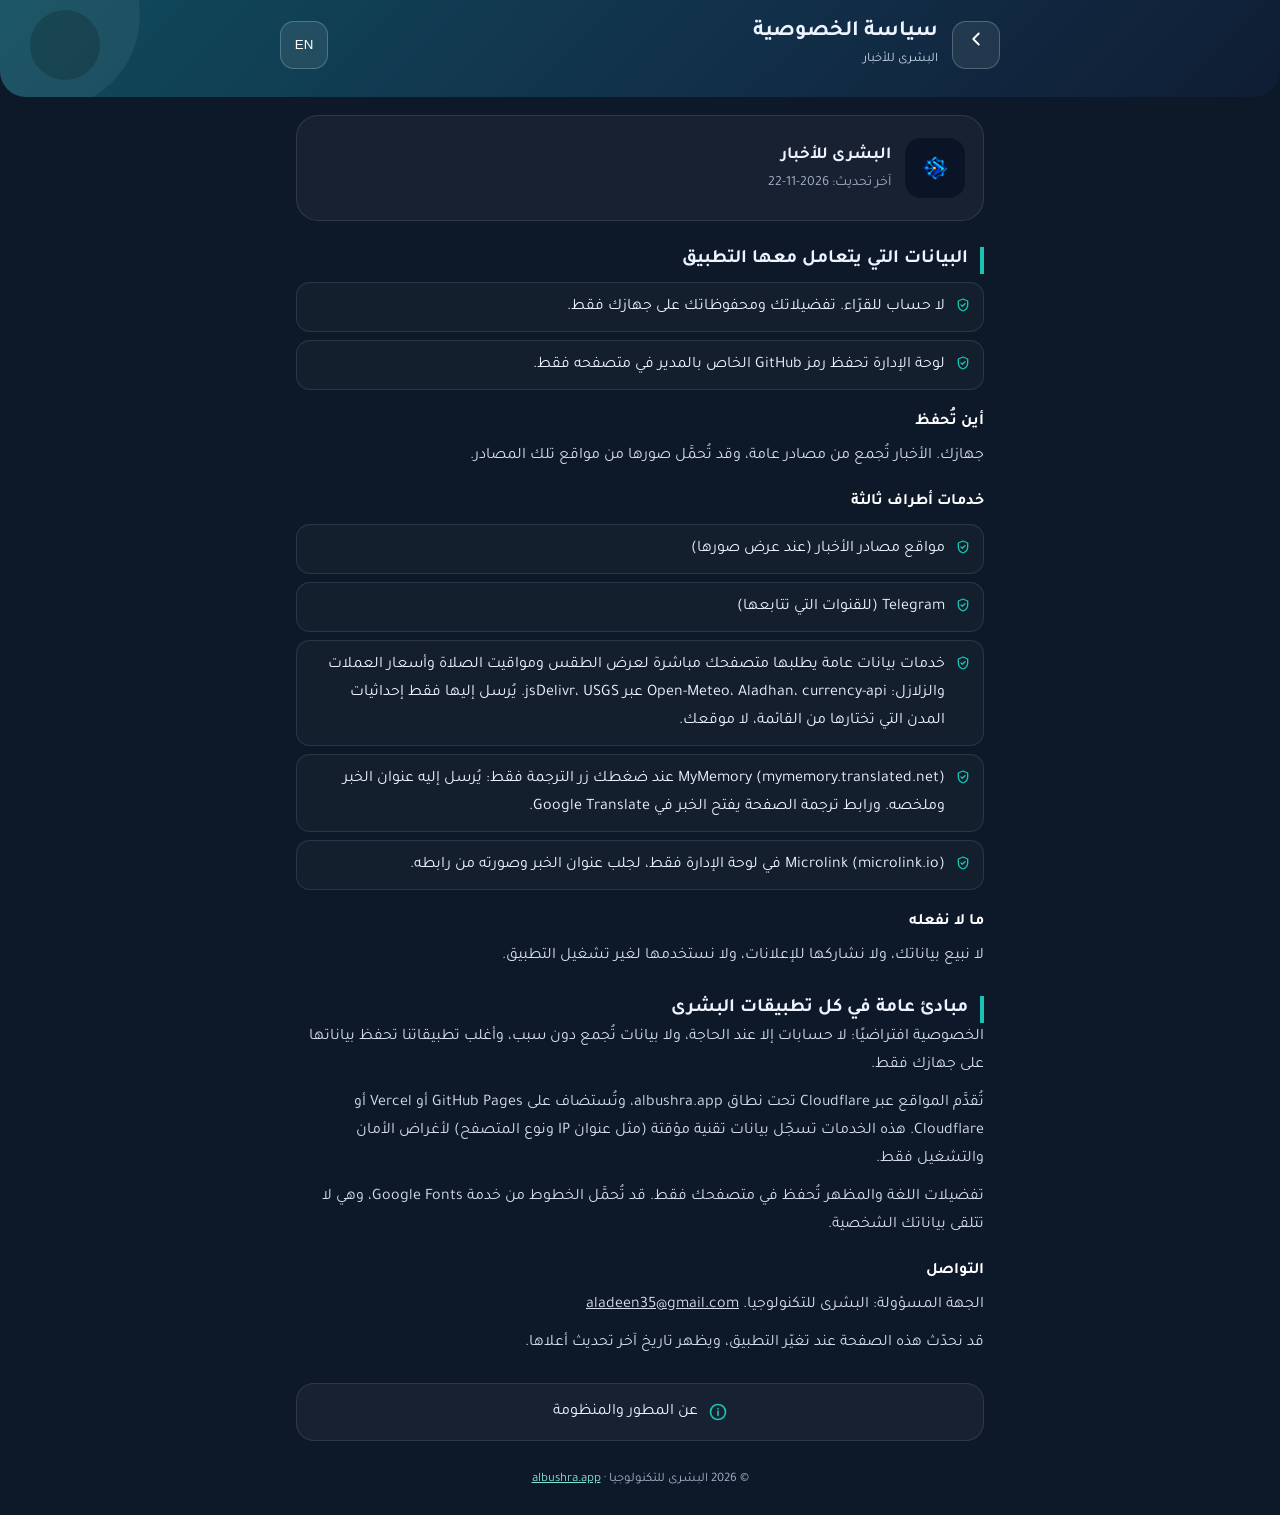
<file: news-observatory/frontend/privacy.html>
<!doctype html>
<html lang="ar" dir="rtl" data-lang="ar">
<head>
<meta charset="utf-8">
<meta name="viewport" content="width=device-width, initial-scale=1, viewport-fit=cover">
<meta name="theme-color" content="#0d1828">
<title>سياسة الخصوصية — البشرى للأخبار</title>
<link rel="canonical" href="https://albushra.app/apps/news/privacy/">
<link rel="icon" href="[data-uri]">
<link rel="preconnect" href="https://fonts.googleapis.com"><link rel="preconnect" href="https://fonts.gstatic.com" crossorigin>
<link href="https://fonts.googleapis.com/css2?family=Tajawal:wght@400;500;700;800&display=swap" rel="stylesheet">
<style>
:root{--bg:#0d1828;--bg2:#13233a;--card:rgba(255,255,255,.045);--line:rgba(255,255,255,.1);--text:#eef4ff;--muted:#9fb0c8;--teal:#19c3b1;--teal2:#0e8f8a;--gold:#f6b73c;--rose:#ff6b7d;color-scheme:dark}
*{box-sizing:border-box}html{-webkit-text-size-adjust:100%}
body{margin:0;background:var(--bg);color:var(--text);font:400 16px/1.75 "Tajawal","IBM Plex Sans Arabic","Segoe UI",Tahoma,system-ui,sans-serif;padding-bottom:calc(24px + env(safe-area-inset-bottom))}
html[data-lang=ar] .en,html[data-lang=en] .ar{display:none!important}
a{color:inherit}
.top{position:relative;overflow:hidden;padding:calc(18px + env(safe-area-inset-top)) 18px 26px;background:linear-gradient(135deg,#0f4c5c,#12304a 55%,#0f1d33);border-radius:0 0 26px 26px}
.top::before,.top::after{content:"";position:absolute;border-radius:50%;background:rgba(255,255,255,.06)}
.top::before{width:190px;height:190px;inset-inline-end:-50px;top:-80px}.top::after{width:70px;height:70px;inset-inline-end:30px;top:10px;background:rgba(0,0,0,.18)}
.bar{position:relative;z-index:1;display:flex;align-items:center;gap:14px;max-width:720px;margin:0 auto}
.icon-btn{flex:none;display:grid;place-items:center;width:48px;height:48px;border-radius:14px;border:1px solid rgba(255,255,255,.22);background:rgba(255,255,255,.08);color:#fff;text-decoration:none;cursor:pointer;font:700 14px inherit}
html[dir=rtl] .flip{transform:scaleX(-1)}
.bar h1{margin:0;font-size:22px;line-height:1.3}.bar p{margin:2px 0 0;color:#c9d6e8;font-size:13px}
.bar .grow{flex:1;min-width:0}
main{max-width:720px;margin:0 auto;padding:0 16px}
.card{margin-top:18px;padding:22px 18px;border-radius:22px;background:var(--card);border:1px solid var(--line)}
.hero{text-align:center}
.mark{width:118px;height:118px;border-radius:50%;margin:0 auto 12px;display:grid;place-items:center;background:radial-gradient(circle,#13294a,#0a1426);box-shadow:0 0 0 2px rgba(34,199,242,.35),0 0 40px rgba(34,199,242,.25)}
.mark img{width:100px;height:100px}
.hero h2{margin:0;font-size:24px}.hero .sub{margin:0;color:var(--muted);letter-spacing:.04em}
.chip{display:inline-flex;align-items:center;gap:8px;margin:14px 0 4px;padding:6px 16px;border-radius:999px;border:1px solid rgba(25,195,177,.45);background:rgba(25,195,177,.08);color:#5fe0d2;font-weight:700;font-size:14px}
.ded{display:flex;align-items:center;gap:12px;margin:14px 0;padding:12px 14px;border-radius:14px;background:rgba(255,255,255,.04);border:1px solid var(--line);text-align:start;font-weight:700;font-size:15px}
.ded svg{color:var(--rose);flex:none}
.hero .desc{color:#c7d3e6;margin:6px 0 0}
.sec{margin-top:26px}
.sec h3{margin:0;font-size:19px;padding-inline-start:12px;border-inline-start:4px solid var(--teal);line-height:1.4}
.sec .hint{margin:2px 0 12px;color:var(--muted);font-size:13px;padding-inline-start:16px}
.btn{display:flex;align-items:center;justify-content:center;gap:10px;min-height:58px;padding:10px 16px;border-radius:18px;border:1px solid var(--line);background:var(--card);color:var(--text);font:700 16px inherit;text-decoration:none;cursor:pointer;width:100%}
.btn.primary{background:linear-gradient(90deg,#0f5d6b,#14b8a6);border-color:transparent;color:#fff;box-shadow:0 12px 30px -16px rgba(20,184,166,.9)}
.btn svg{color:var(--teal)}.btn.primary svg{color:#fff}
.grid2{display:grid;grid-template-columns:1fr 1fr;gap:10px}
.linkbox{display:flex;align-items:center;gap:12px;margin-top:10px;padding:14px 16px;border-radius:18px;background:var(--card);border:1px solid var(--line)}
.linkbox .grow{flex:1;min-width:0}.linkbox small{display:block;color:var(--muted);font-size:12.5px}
.linkbox b{direction:ltr;unicode-bidi:isolate;display:block;overflow:hidden;text-overflow:ellipsis;white-space:nowrap}
.linkbox svg{color:var(--teal);flex:none}
.copy{flex:none;width:44px;height:44px;border:0;border-radius:12px;background:rgba(25,195,177,.1);color:var(--teal);display:grid;place-items:center;cursor:pointer}
.stats{display:grid;grid-template-columns:repeat(4,1fr);gap:8px}
.stat{padding:14px 6px;text-align:center;border-radius:16px;background:var(--card);border:1px solid var(--line)}
.stat b{display:block;font-size:26px;line-height:1.2;color:#5fe0d2}.stat span{font-size:12.5px;color:var(--muted)}
.app{display:flex;gap:14px;align-items:center}
.app img{width:60px;height:60px;border-radius:16px;background:#0a1426;object-fit:contain}
.app h4{margin:0;font-size:17px}.app p{margin:0;color:var(--muted);font-size:14px}
.list{margin:8px 0 0;padding:0;list-style:none;display:grid;gap:8px}
.list li{display:flex;gap:10px;align-items:flex-start;padding:10px 12px;border-radius:14px;background:rgba(255,255,255,.03);border:1px solid var(--line)}
.list li svg{color:var(--teal);flex:none;margin-top:4px}
.prose p{margin:0 0 10px;color:#d4deec}
.prose h4{margin:18px 0 6px;font-size:16px;color:#fff}
.note{margin-top:12px;padding:12px 14px;border-radius:14px;border:1px dashed rgba(246,183,60,.45);color:#f3d79b;font-size:14px}
footer{max-width:720px;margin:28px auto 0;padding:0 16px;color:var(--muted);font-size:13px;text-align:center}
footer a{color:#7fe3d8}
.toast{position:fixed;left:50%;bottom:calc(24px + env(safe-area-inset-bottom));transform:translateX(-50%);padding:10px 18px;border-radius:999px;background:#0f5d6b;color:#fff;font-weight:700;opacity:0;transition:opacity .2s;pointer-events:none}
.toast.on{opacity:1}
@media (max-width:420px){.stats{grid-template-columns:repeat(2,1fr)}}
@media (prefers-reduced-motion:reduce){*{transition:none!important}}
:focus-visible{outline:3px solid #5fe0d2;outline-offset:2px}</style>
<script>(function(){var d=document.documentElement;try{var l=new URLSearchParams(location.search).get('lang')||localStorage.getItem('ab-lang');if(l==='en'){d.setAttribute('data-lang','en');d.lang='en';d.dir='ltr';}}catch(e){}
function setL(l){d.setAttribute('data-lang',l);d.lang=l;d.dir=l==='en'?'ltr':'rtl';try{localStorage.setItem('ab-lang',l)}catch(e){}}
document.addEventListener('click',function(e){var t=e.target.closest('[data-act]');if(!t)return;var a=t.getAttribute('data-act');
if(a==='lang'){setL(d.getAttribute('data-lang')==='en'?'ar':'en');}
if(a==='back'){e.preventDefault();var h=t.getAttribute('data-home');if(history.length>1&&document.referrer&&new URL(document.referrer).host===location.host)history.back();else location.href=h;}
if(a==='share'){var u=t.getAttribute('data-url');if(navigator.share)navigator.share({title:document.title,url:u}).catch(function(){});else copy(u);}
if(a==='copy'){copy(t.getAttribute('data-url'));}});
function copy(u){(navigator.clipboard?navigator.clipboard.writeText(u):Promise.reject()).then(toast,function(){var i=document.createElement('input');i.value=u;document.body.appendChild(i);i.select();try{document.execCommand('copy')}catch(e){}i.remove();toast();});}
function toast(){var t=document.querySelector('.toast');t.classList.add('on');setTimeout(function(){t.classList.remove('on')},1600);}})();</script>
</head>
<body>
<header class="top"><div class="bar">
  <a class="icon-btn" href="./" data-act="back" data-home="./" aria-label="رجوع / Back"><span class="flip"><svg width="22" height="22" viewBox="0 0 24 24" fill="none" stroke="currentColor" stroke-width="2" stroke-linecap="round" stroke-linejoin="round" aria-hidden="true"><path d="M9 6l6 6-6 6"/></svg></span></a>
  <div class="grow"><h1><span lang="ar" class="ar">سياسة الخصوصية</span><span lang="en" class="en">Privacy policy</span></h1><p><span lang="ar" class="ar">البشرى للأخبار</span><span lang="en" class="en">Al-Bushra News</span></p></div>
  <button class="icon-btn" type="button" data-act="lang" aria-label="Language / اللغة"><span lang="ar" class="ar">EN</span><span lang="en" class="en">ع</span></button>
</div></header>
<main>
<section class="card app">
  <img src="https://albushra.app/icons/albushra-news.webp" width="60" height="60" alt="" onerror="this.src='[data-uri]'">
  <div><h4><span lang="ar" class="ar">البشرى للأخبار</span><span lang="en" class="en">Al-Bushra News</span></h4><p><span lang="ar" class="ar">آخر تحديث: 2026-11-22</span><span lang="en" class="en">Last updated: 2026-11-22</span></p></div>
</section>
<section class="sec prose">
  <h3><span lang="ar" class="ar">البيانات التي يتعامل معها التطبيق</span><span lang="en" class="en">What data the app handles</span></h3>
  <div lang="ar" class="ar"><ul class="list"><li><svg width="16" height="16" viewBox="0 0 24 24" fill="none" stroke="currentColor" stroke-width="2" stroke-linecap="round" stroke-linejoin="round" aria-hidden="true"><path d="M12 3l7 3v6c0 4.5-3 7.5-7 9-4-1.5-7-4.5-7-9V6z"/><path d="M9 12l2 2 4-4"/></svg><span>لا حساب للقرّاء. تفضيلاتك ومحفوظاتك على جهازك فقط.</span></li><li><svg width="16" height="16" viewBox="0 0 24 24" fill="none" stroke="currentColor" stroke-width="2" stroke-linecap="round" stroke-linejoin="round" aria-hidden="true"><path d="M12 3l7 3v6c0 4.5-3 7.5-7 9-4-1.5-7-4.5-7-9V6z"/><path d="M9 12l2 2 4-4"/></svg><span>لوحة الإدارة تحفظ رمز GitHub الخاص بالمدير في متصفحه فقط.</span></li></ul></div><div lang="en" class="en"><ul class="list"><li><svg width="16" height="16" viewBox="0 0 24 24" fill="none" stroke="currentColor" stroke-width="2" stroke-linecap="round" stroke-linejoin="round" aria-hidden="true"><path d="M12 3l7 3v6c0 4.5-3 7.5-7 9-4-1.5-7-4.5-7-9V6z"/><path d="M9 12l2 2 4-4"/></svg><span>Readers have no account. Your preferences and saved stories stay on your device.</span></li><li><svg width="16" height="16" viewBox="0 0 24 24" fill="none" stroke="currentColor" stroke-width="2" stroke-linecap="round" stroke-linejoin="round" aria-hidden="true"><path d="M12 3l7 3v6c0 4.5-3 7.5-7 9-4-1.5-7-4.5-7-9V6z"/><path d="M9 12l2 2 4-4"/></svg><span>The admin panel keeps the admin&#39;s GitHub token in their own browser only.</span></li></ul></div>
  <h4><span lang="ar" class="ar">أين تُحفظ</span><span lang="en" class="en">Where it is kept</span></h4>
  <p><span lang="ar" class="ar">جهازك. الأخبار تُجمع من مصادر عامة، وقد تُحمَّل صورها من مواقع تلك المصادر.</span><span lang="en" class="en">Your device. News comes from public sources, and their images may load from those sources&#39; sites.</span></p>
  <h4><span lang="ar" class="ar">خدمات أطراف ثالثة</span><span lang="en" class="en">Third-party services</span></h4>
  <div lang="ar" class="ar"><ul class="list"><li><svg width="16" height="16" viewBox="0 0 24 24" fill="none" stroke="currentColor" stroke-width="2" stroke-linecap="round" stroke-linejoin="round" aria-hidden="true"><path d="M12 3l7 3v6c0 4.5-3 7.5-7 9-4-1.5-7-4.5-7-9V6z"/><path d="M9 12l2 2 4-4"/></svg><span>مواقع مصادر الأخبار (عند عرض صورها)</span></li><li><svg width="16" height="16" viewBox="0 0 24 24" fill="none" stroke="currentColor" stroke-width="2" stroke-linecap="round" stroke-linejoin="round" aria-hidden="true"><path d="M12 3l7 3v6c0 4.5-3 7.5-7 9-4-1.5-7-4.5-7-9V6z"/><path d="M9 12l2 2 4-4"/></svg><span>Telegram (للقنوات التي تتابعها)</span></li><li><svg width="16" height="16" viewBox="0 0 24 24" fill="none" stroke="currentColor" stroke-width="2" stroke-linecap="round" stroke-linejoin="round" aria-hidden="true"><path d="M12 3l7 3v6c0 4.5-3 7.5-7 9-4-1.5-7-4.5-7-9V6z"/><path d="M9 12l2 2 4-4"/></svg><span>خدمات بيانات عامة يطلبها متصفحك مباشرة لعرض الطقس ومواقيت الصلاة وأسعار العملات والزلازل: Open-Meteo، Aladhan، currency-api عبر jsDelivr، USGS. يُرسل إليها فقط إحداثيات المدن التي تختارها من القائمة، لا موقعك.</span></li><li><svg width="16" height="16" viewBox="0 0 24 24" fill="none" stroke="currentColor" stroke-width="2" stroke-linecap="round" stroke-linejoin="round" aria-hidden="true"><path d="M12 3l7 3v6c0 4.5-3 7.5-7 9-4-1.5-7-4.5-7-9V6z"/><path d="M9 12l2 2 4-4"/></svg><span>MyMemory (mymemory.translated.net) عند ضغطك زر الترجمة فقط: يُرسل إليه عنوان الخبر وملخصه. ورابط ترجمة الصفحة يفتح الخبر في Google Translate.</span></li><li><svg width="16" height="16" viewBox="0 0 24 24" fill="none" stroke="currentColor" stroke-width="2" stroke-linecap="round" stroke-linejoin="round" aria-hidden="true"><path d="M12 3l7 3v6c0 4.5-3 7.5-7 9-4-1.5-7-4.5-7-9V6z"/><path d="M9 12l2 2 4-4"/></svg><span>Microlink (microlink.io) في لوحة الإدارة فقط، لجلب عنوان الخبر وصورته من رابطه.</span></li></ul></div><div lang="en" class="en"><ul class="list"><li><svg width="16" height="16" viewBox="0 0 24 24" fill="none" stroke="currentColor" stroke-width="2" stroke-linecap="round" stroke-linejoin="round" aria-hidden="true"><path d="M12 3l7 3v6c0 4.5-3 7.5-7 9-4-1.5-7-4.5-7-9V6z"/><path d="M9 12l2 2 4-4"/></svg><span>News source sites (when their images load)</span></li><li><svg width="16" height="16" viewBox="0 0 24 24" fill="none" stroke="currentColor" stroke-width="2" stroke-linecap="round" stroke-linejoin="round" aria-hidden="true"><path d="M12 3l7 3v6c0 4.5-3 7.5-7 9-4-1.5-7-4.5-7-9V6z"/><path d="M9 12l2 2 4-4"/></svg><span>Telegram (channels you choose to follow)</span></li><li><svg width="16" height="16" viewBox="0 0 24 24" fill="none" stroke="currentColor" stroke-width="2" stroke-linecap="round" stroke-linejoin="round" aria-hidden="true"><path d="M12 3l7 3v6c0 4.5-3 7.5-7 9-4-1.5-7-4.5-7-9V6z"/><path d="M9 12l2 2 4-4"/></svg><span>Public data services your browser contacts directly for weather, prayer times, exchange rates and earthquakes: Open-Meteo, Aladhan, currency-api (via jsDelivr) and USGS. They receive only the coordinates of the cities you pick from the list, never your location.</span></li><li><svg width="16" height="16" viewBox="0 0 24 24" fill="none" stroke="currentColor" stroke-width="2" stroke-linecap="round" stroke-linejoin="round" aria-hidden="true"><path d="M12 3l7 3v6c0 4.5-3 7.5-7 9-4-1.5-7-4.5-7-9V6z"/><path d="M9 12l2 2 4-4"/></svg><span>MyMemory (mymemory.translated.net), only when you tap Translate: it receives the story&#39;s title and summary. The translate-page link opens the story in Google Translate.</span></li><li><svg width="16" height="16" viewBox="0 0 24 24" fill="none" stroke="currentColor" stroke-width="2" stroke-linecap="round" stroke-linejoin="round" aria-hidden="true"><path d="M12 3l7 3v6c0 4.5-3 7.5-7 9-4-1.5-7-4.5-7-9V6z"/><path d="M9 12l2 2 4-4"/></svg><span>Microlink (microlink.io), in the admin panel only, to fetch a story&#39;s title and picture from its link.</span></li></ul></div>
  
  
  <h4><span lang="ar" class="ar">ما لا نفعله</span><span lang="en" class="en">What we never do</span></h4>
  <p><span lang="ar" class="ar">لا نبيع بياناتك، ولا نشاركها للإعلانات، ولا نستخدمها لغير تشغيل التطبيق.</span><span lang="en" class="en">We never sell your data, share it for advertising, or use it for anything but running the app.</span></p>
</section><section class="sec prose">
  <h3><span lang="ar" class="ar">مبادئ عامة في كل تطبيقات البشرى</span><span lang="en" class="en">Principles across all Albushra apps</span></h3>
  <p><span lang="ar" class="ar">الخصوصية افتراضيًا: لا حسابات إلا عند الحاجة، ولا بيانات تُجمع دون سبب، وأغلب تطبيقاتنا تحفظ بياناتها على جهازك فقط.</span><span lang="en" class="en">Private by default: accounts only when needed, no data collected without a reason, and most of our apps keep their data on your device only.</span></p>
  <p><span lang="ar" class="ar">تُقدَّم المواقع عبر Cloudflare تحت نطاق albushra.app، وتُستضاف على GitHub Pages أو Vercel أو Cloudflare. هذه الخدمات تسجّل بيانات تقنية مؤقتة (مثل عنوان IP ونوع المتصفح) لأغراض الأمان والتشغيل فقط.</span><span lang="en" class="en">Sites are served through Cloudflare under albushra.app and hosted on GitHub Pages, Vercel or Cloudflare. These services keep short-lived technical logs (such as IP address and browser type) for security and operation only.</span></p>
  <p><span lang="ar" class="ar">تفضيلات اللغة والمظهر تُحفظ في متصفحك فقط. قد تُحمَّل الخطوط من خدمة Google Fonts، وهي لا تتلقى بياناتك الشخصية.</span><span lang="en" class="en">Language and theme preferences stay in your browser. Fonts may load from Google Fonts, which receives none of your personal data.</span></p>
  
  <h4><span lang="ar" class="ar">التواصل</span><span lang="en" class="en">Contact</span></h4>
  <p><span lang="ar" class="ar">الجهة المسؤولة: البشرى للتكنولوجيا.</span><span lang="en" class="en">Responsible party: Albushra Technology.</span> <a href="mailto:aladeen35@gmail.com" dir="ltr">aladeen35@gmail.com</a></p>
  <p><span lang="ar" class="ar">قد نحدّث هذه الصفحة عند تغيّر التطبيق، ويظهر تاريخ آخر تحديث أعلاها.</span><span lang="en" class="en">We may update this page when the app changes; the last-updated date is shown at the top.</span></p>
</section>
<section class="sec"><a class="btn" href="about.html"><svg width="20" height="20" viewBox="0 0 24 24" fill="none" stroke="currentColor" stroke-width="2" stroke-linecap="round" stroke-linejoin="round" aria-hidden="true"><circle cx="12" cy="12" r="9"/><path d="M12 11v5M12 8h.01"/></svg><span lang="ar" class="ar">عن المطور والمنظومة</span><span lang="en" class="en">About the developer</span></a></section>
</main>
<footer>© 2026 <span lang="ar" class="ar">البشرى للتكنولوجيا</span><span lang="en" class="en">Albushra Technology</span> · <a href="https://albushra.app/">albushra.app</a></footer>
<div class="toast" role="status"><span lang="ar" class="ar">تم نسخ الرابط</span><span lang="en" class="en">Link copied</span></div>
</body>
</html>
</file>
